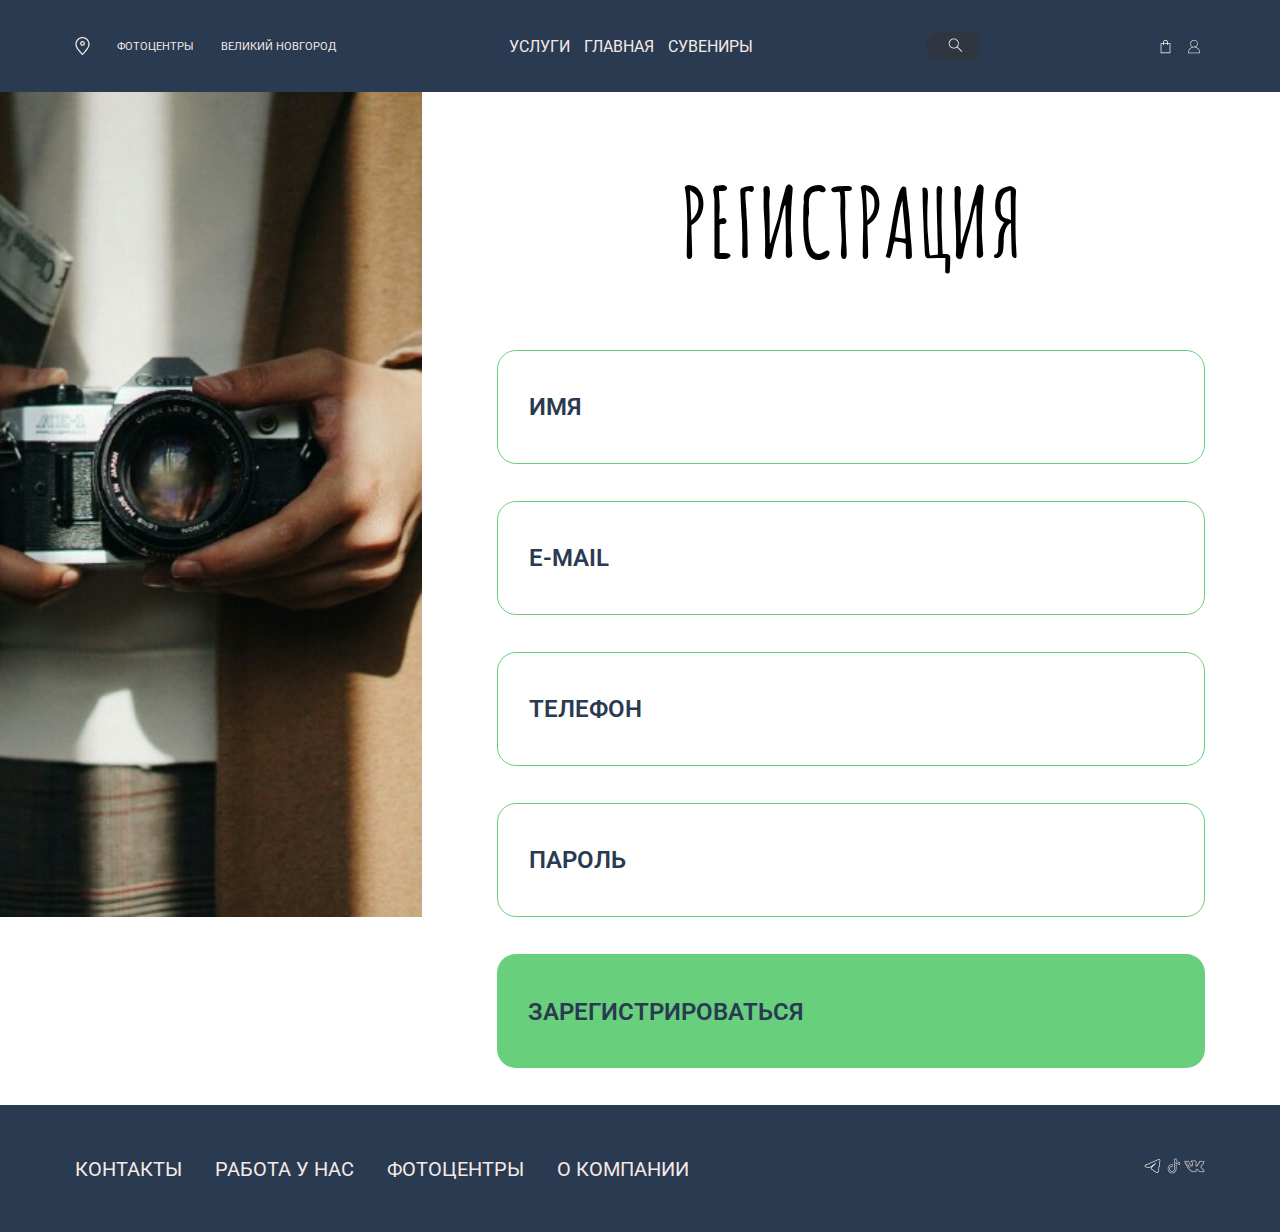
<file: 2avtorizacia.html>
<!DOCTYPE html>
<html lang="en">
<head>
    <meta charset="UTF-8">
    <meta http-equiv="X-UA-Compatible" content="IE=edge">
    <meta name="viewport" content="width=device-width, initial-scale=1.0">
    <title>Фотоцентр авторизация</title>
    <link rel="preconnect" href="https://fonts.googleapis.com">
    <link rel="preconnect" href="https://fonts.gstatic.com" crossorigin>
    <link href="https://fonts.googleapis.com/css2?family=Amatic+SC:wght@400;700&family=Roboto:wght@400;700&display=swap" rel="stylesheet">
    <link rel="stylesheet" href="style.css">
</head>
<body>
    <div class="wrapper">
        <header class="header">
            <div class="conteiner">
                <div class="header__inner">
                    <nav class="menu">
                        <ul class="menu__list">
                            <li class="menu__list-item1">
                                <a href="5mestop.html" class="menu__list-link">
                                    <img src="img/header/geo.png" alt="">
                                </a>
                            </li>
                            <li class="menu__list-item1">
                                <a href="5mestop.html" class="menu__list-link">ФОТОЦЕНТРЫ</a>
                            </li>
                            <li class="menu__list-item1">
                                <a href="5mestop.html" class="menu__list-link">ВЕЛИКИЙ НОВГОРОД</a>
                            </li>
                        </ul>       
                    </nav>
                    <nav class="menu1">
                        <ul class="menu__list1">
                            <li class="menu__list-item2">
                                <a href="8uslugi.php" class="menu__list-link">УСЛУГИ</a>
                            </li>
                            <li class="menu__list-item2">
                                <a href="index.html" class="menu__list-link">ГЛАВНАЯ</a>
                            </li>
                            <li class="menu__list-item2">
                                <a href="7suvenir.php" class="menu__list-link">СУВЕНИРЫ</a>
                            </li>
                        </ul>
                    </nav>
                    <div class="search-box">
                        <form>
                            <input type="text" class="search-txt" required pattern="^[А-яа-я\s]+$" placeholder="Поиск">
                            <button class="search-btn"><img src="img/header/poisk.png" alt="?" ></button>
                        </form>
                    </div>
                    <nav class="menu2">
                        <ul class="menu__list2">
                            <li class="menu__list-item3">
                                <a href="2vhod.html" class="menu__list-link">
                                    <img src="img/header/prof.png" alt="">
                                </a>
                            </li>
                            <li class="menu__list-item3">
                                <a href="9korzina.html" class="menu__list-link">
                                    <img src="img/header/korzina.png" alt="">
                                </a>
                            </li>
                        </ul>
                    </nav>
                </div>
            </div>
        </header>

        <main class="main">
            <section class="contacts">
                <div class="conteiner">
                    <h2 class="section-title contacts__title">РЕГИСТРАЦИЯ</h2>
                    <form action="avtorizacia.php" class="form" method="POST" onsubmit="submitForm(event)">
                        <input type="text" class="form__input" placeholder="ИМЯ" name="nam">
                        <input type="email" class="form__input" placeholder="E-MAIL" name="email">
                        <input type="text" class="form__input" placeholder="ТЕЛЕФОН" name="telefon">
                        <input type="password" class="form__input" placeholder="ПАРОЛЬ" name="pass">
                        <button class="form__btn btn" type="submit">ЗАРЕГИСТРИРОВАТЬСЯ</button>
                    </form>
                </div>
                <img class="contacts__fon" src="img/2.png">
            </section>
        </main>

    <footer class="footer conteiner">
        <div class="footer__nav">
            <nav class="footer__menu">
                <ul class="footer__menu-list">
                        <li class="footer__menu-item">
                            <a href="3o_kompanii.html" class="footer__menu-link">О КОМПАНИИ</a>
                        </li>
                        <li class="footer__menu-item">
                            <a href="5mestop.html" class="footer__menu-link">ФОТОЦЕНТРЫ</a>
                        </li>
                        <li class="footer__menu-item">
                            <a href="#" class="footer__menu-link">РАБОТА У НАС</a>
                        </li>
                        <li class="footer__menu-item">
                            <a href="4n_contact.html" class="footer__menu-link">КОНТАКТЫ</a>
                        </li>
                </ul>
            </nav>
        </div>
        <div class="footer__soc_sety">
            <a href="https://t.me/+vv52UKj-DUM2NTFi"><img src="img/footer/tg.png" alt=""></a>
            <a href="https://www.tiktok.com/@spektr.photocentr?is_from_webapp=1&sender_device=pc"><img src="img/footer/tik.png" alt=""></a>
            <a href="https://vk.com/norfoto"><img src="img/footer/vk.png" alt=""></a>
        </div>
    </footer>
    </div>
    <script>
        function submitForm(event) {
            event.preventDefault(); // Предотвращаем перезагрузку страницы
    
            var form = event.target;
            var formData = new FormData(form);
    
            fetch(form.action, {
                method: form.method,
                body: formData
            })
            .then(response => response.text())
            .then(data => {
                if (data === "Успешная регистрация") {
                    alert(data);
                    window.location.href = "2vhod.html";
                } else {
                    alert(data);
                }
            })
            .catch(error => {
                console.error('Ошибка:', error);
            });
        }
    </script>
</body>
</html>
</file>
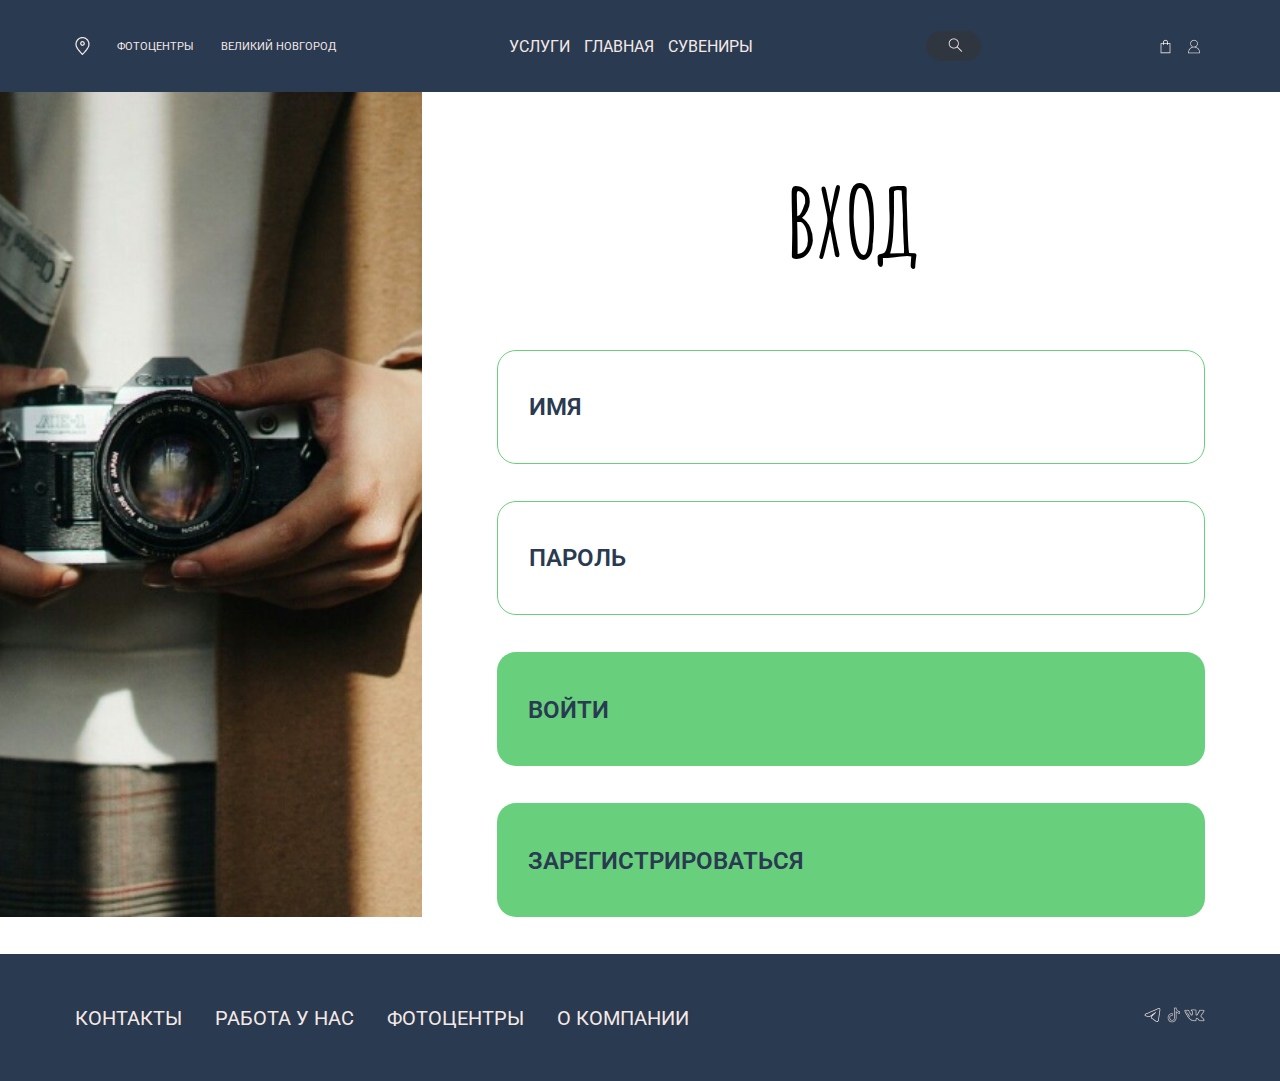
<file: 2vhod.html>
<!DOCTYPE html>
<html lang="en">
<head>
    <meta charset="UTF-8">
    <meta http-equiv="X-UA-Compatible" content="IE=edge">
    <meta name="viewport" content="width=device-width, initial-scale=1.0">
    <title>Фотоцентр авторизация</title>
    <link rel="preconnect" href="https://fonts.googleapis.com">
    <link rel="preconnect" href="https://fonts.gstatic.com" crossorigin>
    <link href="https://fonts.googleapis.com/css2?family=Amatic+SC:wght@400;700&family=Roboto:wght@400;700&display=swap" rel="stylesheet">
    <link rel="stylesheet" href="style.css">
</head>
<body>
    <div class="wrapper">
        <header class="header">
            <div class="conteiner">
                <div class="header__inner">
                    <nav class="menu">
                        <ul class="menu__list">
                            <li class="menu__list-item1">
                                <a href="5mestop.html" class="menu__list-link">
                                    <img src="img/header/geo.png" alt="">
                                </a>
                            </li>
                            <li class="menu__list-item1">
                                <a href="5mestop.html" class="menu__list-link">ФОТОЦЕНТРЫ</a>
                            </li>
                            <li class="menu__list-item1">
                                <a href="5mestop.html" class="menu__list-link">ВЕЛИКИЙ НОВГОРОД</a>
                            </li>
                        </ul>       
                    </nav>
                    <nav class="menu1">
                        <ul class="menu__list1">
                            <li class="menu__list-item2">
                                <a href="8uslugi.php" class="menu__list-link">УСЛУГИ</a>
                            </li>
                            <li class="menu__list-item2">
                                <a href="index.html" class="menu__list-link">ГЛАВНАЯ</a>
                            </li>
                            <li class="menu__list-item2">
                                <a href="7suvenir.php" class="menu__list-link">СУВЕНИРЫ</a>
                            </li>
                        </ul>
                    </nav>
                    <div class="search-box">
                        <form>
                            <input type="text" class="search-txt" required pattern="^[А-яа-я\s]+$" placeholder="Поиск">
                            <button class="search-btn"><img src="img/header/poisk.png" alt="?" ></button>
                        </form>
                    </div>
                    <nav class="menu2">
                        <ul class="menu__list2">
                            <li class="menu__list-item3">
                                <a href="2vhod.html" class="menu__list-link">
                                    <img src="img/header/prof.png" alt="">
                                </a>
                            </li>
                            <li class="menu__list-item3">
                                <a href="9korzina.html" class="menu__list-link">
                                    <img src="img/header/korzina.png" alt="">
                                </a>
                            </li>
                        </ul>
                    </nav>
                </div>
            </div>
        </header>

    <main class="main">
        <section class="contacts">
            <div class="conteiner">
                <h2 class="section-title contacts__title">ВХОД</h2>
                <form action="vhod.php" class="form" method="POST" onsubmit="submitForm(event)">
                    <input type="text" class="form__input" placeholder="ИМЯ" name="nam">
                    <input type="password" class="form__input" placeholder="ПАРОЛЬ" name="pass">
                    <button class="form__btn btn btn" type="submit">ВОЙТИ</button>
                    <a href="2avtorizacia.html" class="form__btn btn">ЗАРЕГИСТРИРОВАТЬСЯ</a>
                </form>
            </div>
            <img class="contacts__fon" src="img/2.png">
        </section>
    </main>

    <footer class="footer conteiner">
        <div class="footer__nav">
            <nav class="footer__menu">
                <ul class="footer__menu-list">
                        <li class="footer__menu-item">
                            <a href="3o_kompanii.html" class="footer__menu-link">О КОМПАНИИ</a>
                        </li>
                        <li class="footer__menu-item">
                            <a href="5mestop.html" class="footer__menu-link">ФОТОЦЕНТРЫ</a>
                        </li>
                        <li class="footer__menu-item">
                            <a href="#" class="footer__menu-link">РАБОТА У НАС</a>
                        </li>
                        <li class="footer__menu-item">
                            <a href="4n_contact.html" class="footer__menu-link">КОНТАКТЫ</a>
                        </li>
                </ul>
            </nav>
        </div>
        <div class="footer__soc_sety">
            <a href="https://t.me/+vv52UKj-DUM2NTFi"><img src="img/footer/tg.png" alt=""></a>
            <a href="https://www.tiktok.com/@spektr.photocentr?is_from_webapp=1&sender_device=pc"><img src="img/footer/tik.png" alt=""></a>
            <a href="https://vk.com/norfoto"><img src="img/footer/vk.png" alt=""></a>
        </div>
    </footer>
    </div>
    <script>
        function submitForm(event) {
        event.preventDefault(); // Предотвращаем перезагрузку страницы

        var form = event.target;
        var formData = new FormData(form);

        fetch(form.action, {
            method: form.method,
            body: formData
        })
        .then(response => response.text())
        .then(data => {
            alert(data); // Выводим сообщение во всплывающем окне браузера

            if (data === "Рады Вас видеть снова! Отчет по ссылке http://a0823979.xsph.ru/otchet.html" || data === 
            "Рады Вас видеть снова! Нет доступных данных для отображения." || data === "Рады Вас видеть снова!") {
                window.location.replace("index.html");
            }
            if (data === "Нет такого пользователя") {
                window.location.replace("2avtorizacia.html");
            }      
        })
        .catch(error => {
            console.error('Ошибка:', error);
        });
}
    </script>
</body>
</html>
</file>
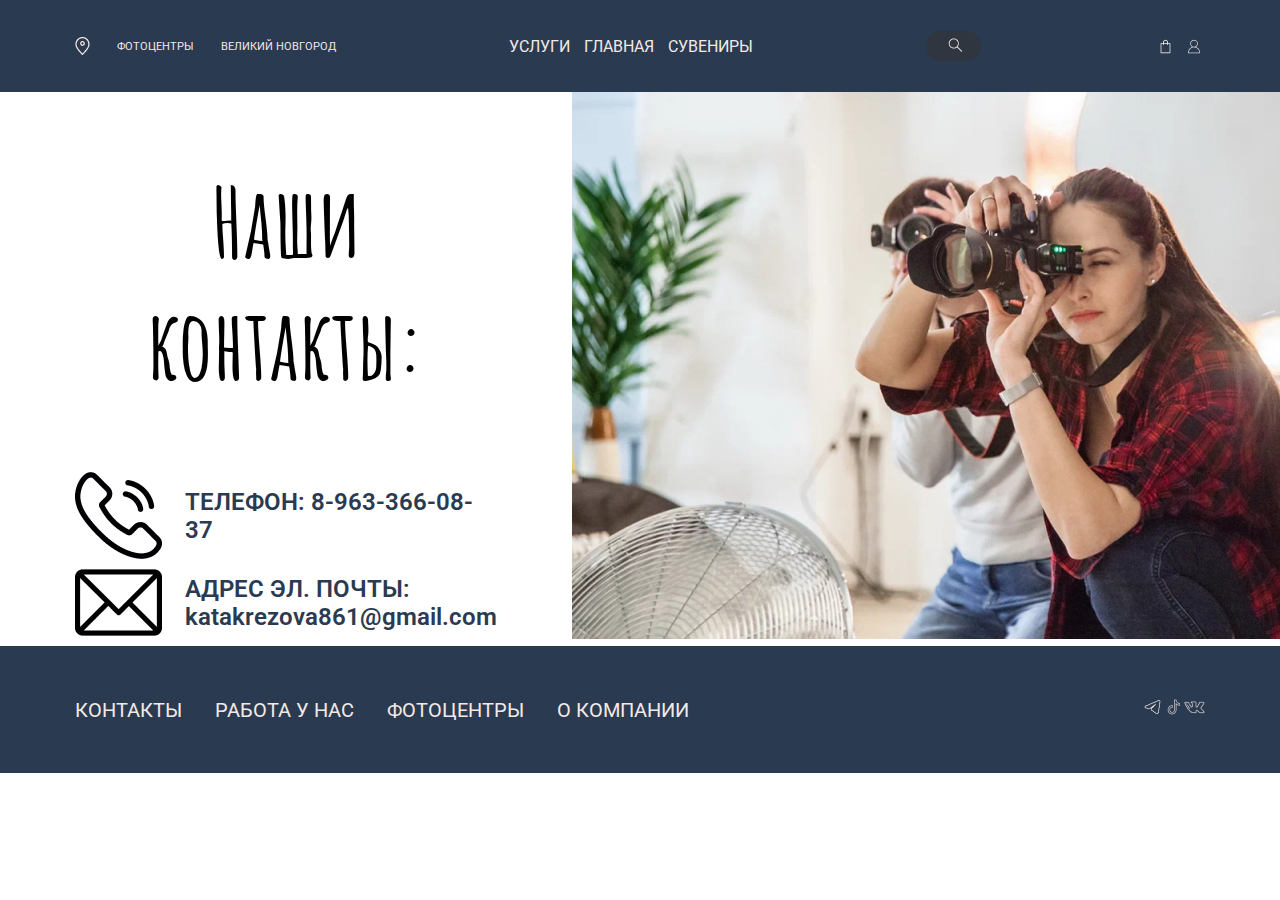
<file: 4n_contact.html>
<!DOCTYPE html>
<html lang="en">
<head>
    <meta charset="UTF-8">
    <meta http-equiv="X-UA-Compatible" content="IE=edge">
    <meta name="viewport" content="width=device-width, initial-scale=1.0">
    <title>Фотоцентр авторизация</title>
    <link rel="preconnect" href="https://fonts.googleapis.com">
    <link rel="preconnect" href="https://fonts.gstatic.com" crossorigin>
    <link href="https://fonts.googleapis.com/css2?family=Amatic+SC:wght@400;700&family=Roboto:wght@400;700&display=swap" rel="stylesheet">
    <link rel="stylesheet" href="style.css">
</head>
<body>
    <div class="wrapper">
        <header class="header">
            <div class="conteiner">
                <div class="header__inner">
                    <nav class="menu">
                        <ul class="menu__list">
                            <li class="menu__list-item1">
                                <a href="5mestop.html" class="menu__list-link">
                                    <img src="img/header/geo.png" alt="">
                                </a>
                            </li>
                            <li class="menu__list-item1">
                                <a href="5mestop.html" class="menu__list-link">ФОТОЦЕНТРЫ</a>
                            </li>
                            <li class="menu__list-item1">
                                <a href="5mestop.html" class="menu__list-link">ВЕЛИКИЙ НОВГОРОД</a>
                            </li>
                        </ul>       
                    </nav>
                    <nav class="menu1">
                        <ul class="menu__list1">
                            <li class="menu__list-item2">
                                <a href="8uslugi.php" class="menu__list-link">УСЛУГИ</a>
                            </li>
                            <li class="menu__list-item2">
                                <a href="index.html" class="menu__list-link">ГЛАВНАЯ</a>
                            </li>
                            <li class="menu__list-item2">
                                <a href="7suvenir.php" class="menu__list-link">СУВЕНИРЫ</a>
                            </li>
                        </ul>
                    </nav>
                    <div class="search-box">
                        <form>
                            <input type="text" class="search-txt" required pattern="^[А-яа-я\s]+$" placeholder="Поиск">
                            <button class="search-btn"><img src="img/header/poisk.png" alt="?" ></button>
                        </form>
                    </div>
                    <nav class="menu2">
                        <ul class="menu__list2">
                            <li class="menu__list-item3">
                                <a href="2vhod.html" class="menu__list-link">
                                    <img src="img/header/prof.png" alt="">
                                </a>
                            </li>
                            <li class="menu__list-item3">
                                <a href="9korzina.html" class="menu__list-link">
                                    <img src="img/header/korzina.png" alt="">
                                </a>
                            </li>
                        </ul>
                    </nav>
                </div>
            </div>
        </header>

    <main class="main n_contact_f">
        <section class="contacts n_contact">
            <div class="conteiner">
                <h2 class="section-title contacts__title">Наши контакты:</h2>
                <div class="mesto__opisanie">
                    <div class="mesto__blog">
                        <img class="mesto__img" src="img/4telef.png">
                        <p class="mesto__text">ТЕЛЕФОН: 8-963-366-08-37</p>
                    </div>
                    <div class="mesto__blog">
                        <img class="mesto__img" src="img/4pismo.png">
                        <p class="mesto__text">АДРЕС ЭЛ. ПОЧТЫ: katakrezova861@gmail.com</p>
                    </div>
                </div>
            </div>
            <img class="n_contact__fon" src="img/4.png">
        </section>
    </main>

    <footer class="footer conteiner">
        <div class="footer__nav">
            <nav class="footer__menu">
                <ul class="footer__menu-list">
                        <li class="footer__menu-item">
                            <a href="3o_kompanii.html" class="footer__menu-link">О КОМПАНИИ</a>
                        </li>
                        <li class="footer__menu-item">
                            <a href="5mestop.html" class="footer__menu-link">ФОТОЦЕНТРЫ</a>
                        </li>
                        <li class="footer__menu-item">
                            <a href="#" class="footer__menu-link">РАБОТА У НАС</a>
                        </li>
                        <li class="footer__menu-item">
                            <a href="4n_contact.html" class="footer__menu-link">КОНТАКТЫ</a>
                        </li>
                </ul>
            </nav>
        </div>
        <div class="footer__soc_sety">
            <a href="https://t.me/+vv52UKj-DUM2NTFi"><img src="img/footer/tg.png" alt=""></a>
            <a href="https://www.tiktok.com/@spektr.photocentr?is_from_webapp=1&sender_device=pc"><img src="img/footer/tik.png" alt=""></a>
            <a href="https://vk.com/norfoto"><img src="img/footer/vk.png" alt=""></a>
        </div>
    </footer>
    </div>
</body>
</html>
</file>
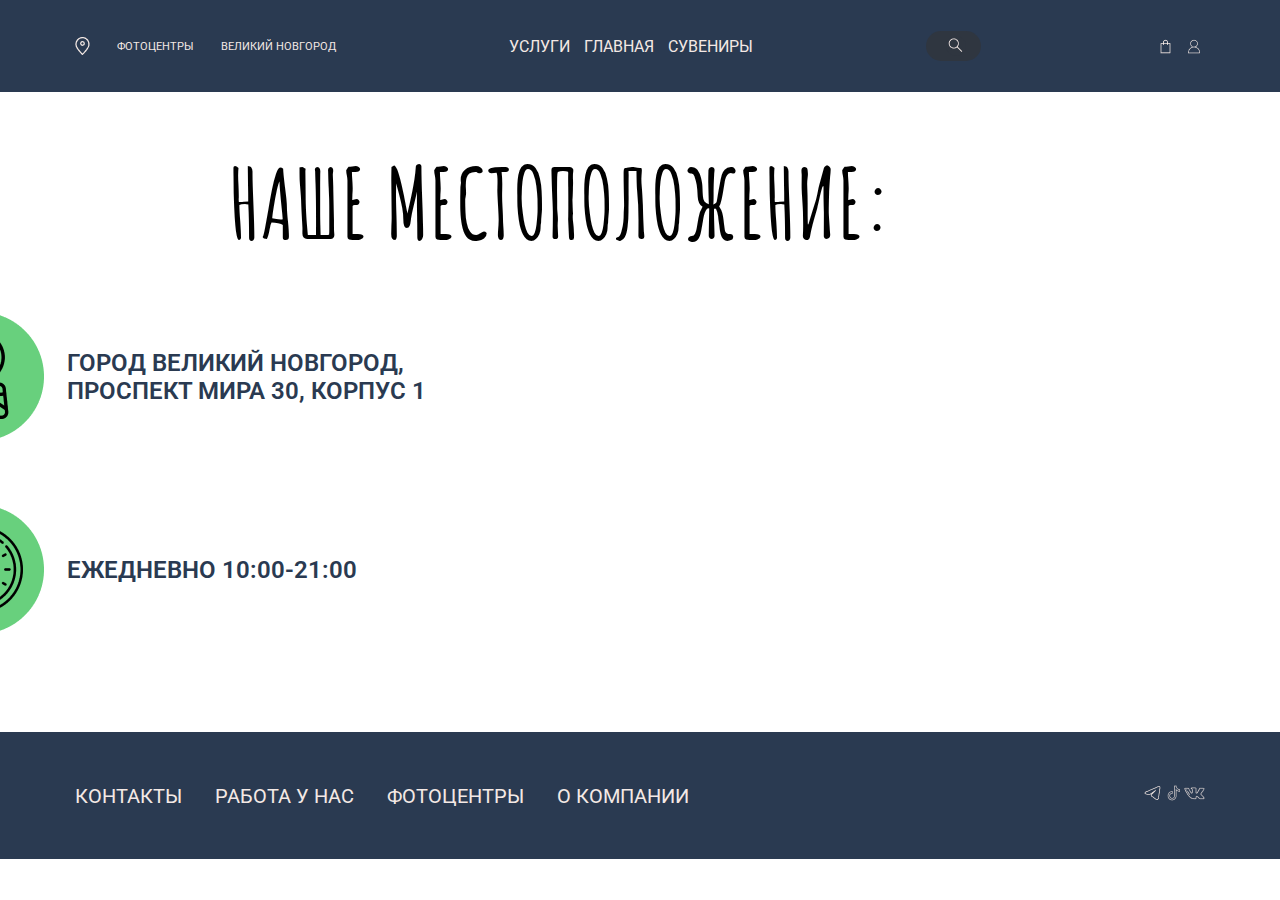
<file: 5mestop.html>
<!DOCTYPE html>
<html lang="en">
<head>
    <meta charset="UTF-8">
    <meta http-equiv="X-UA-Compatible" content="IE=edge">
    <meta name="viewport" content="width=device-width, initial-scale=1.0">
    <title>Фотоцентр авторизация</title>
    <link rel="preconnect" href="https://fonts.googleapis.com">
    <link rel="preconnect" href="https://fonts.gstatic.com" crossorigin>
    <link href="https://fonts.googleapis.com/css2?family=Amatic+SC:wght@400;700&family=Roboto:wght@400;700&display=swap" rel="stylesheet">
    <link rel="stylesheet" href="style.css">
</head>
<body>
    <div class="wrapper">
        <header class="header">
            <div class="conteiner">
                <div class="header__inner">
                    <nav class="menu">
                        <ul class="menu__list">
                            <li class="menu__list-item1">
                                <a href="5mestop.html" class="menu__list-link">
                                    <img src="img/header/geo.png" alt="">
                                </a>
                            </li>
                            <li class="menu__list-item1">
                                <a href="5mestop.html" class="menu__list-link">ФОТОЦЕНТРЫ</a>
                            </li>
                            <li class="menu__list-item1">
                                <a href="5mestop.html" class="menu__list-link">ВЕЛИКИЙ НОВГОРОД</a>
                            </li>
                        </ul>       
                    </nav>
                    <nav class="menu1">
                        <ul class="menu__list1">
                            <li class="menu__list-item2">
                                <a href="8uslugi.php" class="menu__list-link">УСЛУГИ</a>
                            </li>
                            <li class="menu__list-item2">
                                <a href="index.html" class="menu__list-link">ГЛАВНАЯ</a>
                            </li>
                            <li class="menu__list-item2">
                                <a href="7suvenir.php" class="menu__list-link">СУВЕНИРЫ</a>
                            </li>
                        </ul>
                    </nav>
                    <div class="search-box">
                        <form>
                            <input type="text" class="search-txt" required pattern="^[А-яа-я\s]+$" placeholder="Поиск">
                            <button class="search-btn"><img src="img/header/poisk.png" alt="?" ></button>
                        </form>
                    </div>
                    <nav class="menu2">
                        <ul class="menu__list2">
                            <li class="menu__list-item3">
                                <a href="2vhod.html" class="menu__list-link">
                                    <img src="img/header/prof.png" alt="">
                                </a>
                            </li>
                            <li class="menu__list-item3">
                                <a href="9korzina.html" class="menu__list-link">
                                    <img src="img/header/korzina.png" alt="">
                                </a>
                            </li>
                        </ul>
                    </nav>
                </div>
            </div>
        </header>

    <main class="main">
        <section class="contacts">
            <div class="conteiner">
                <h2 class="section-title tovar__title">НАШЕ МЕСТОПОЛОЖЕНИЕ:</h2>
                <div class="mesto">
                    <iframe class="footer__karta" src="https://www.google.com/maps/embed?pb=!1m14..." width="55%" height="45%" frameborder="0" style="border:0;" allowfullscreen="" aria-hidden="false" tabindex="0"></iframe>
                    <div class="mesto__opisanie">
                        <div class="mesto__blog">
                            <img class="mesto__img" src="img/5karta.png">
                            <p class="mesto__text">ГОРОД ВЕЛИКИЙ НОВГОРОД, ПРОСПЕКТ МИРА 30, КОРПУС 1</p>
                        </div>
                        <div class="mesto__blog">
                            <img class="mesto__img" src="img/5chas.png">
                            <p class="mesto__text">ЕЖЕДНЕВНО 10:00-21:00</p>
                        </div>
                    </div>
                </div>
            </div>
        </section>
    </main>

    <footer class="footer conteiner">
        <div class="footer__nav">
            <nav class="footer__menu">
                <ul class="footer__menu-list">
                        <li class="footer__menu-item">
                            <a href="3o_kompanii.html" class="footer__menu-link">О КОМПАНИИ</a>
                        </li>
                        <li class="footer__menu-item">
                            <a href="5mestop.html" class="footer__menu-link">ФОТОЦЕНТРЫ</a>
                        </li>
                        <li class="footer__menu-item">
                            <a href="#" class="footer__menu-link">РАБОТА У НАС</a>
                        </li>
                        <li class="footer__menu-item">
                            <a href="4n_contact.html" class="footer__menu-link">КОНТАКТЫ</a>
                        </li>
                </ul>
            </nav>
        </div>
        <div class="footer__soc_sety">
            <a href="https://t.me/+vv52UKj-DUM2NTFi"><img src="img/footer/tg.png" alt=""></a>
            <a href="https://www.tiktok.com/@spektr.photocentr?is_from_webapp=1&sender_device=pc"><img src="img/footer/tik.png" alt=""></a>
            <a href="https://vk.com/norfoto"><img src="img/footer/vk.png" alt=""></a>
        </div>
    </footer>
    </div>
</body>
</html>
</file>
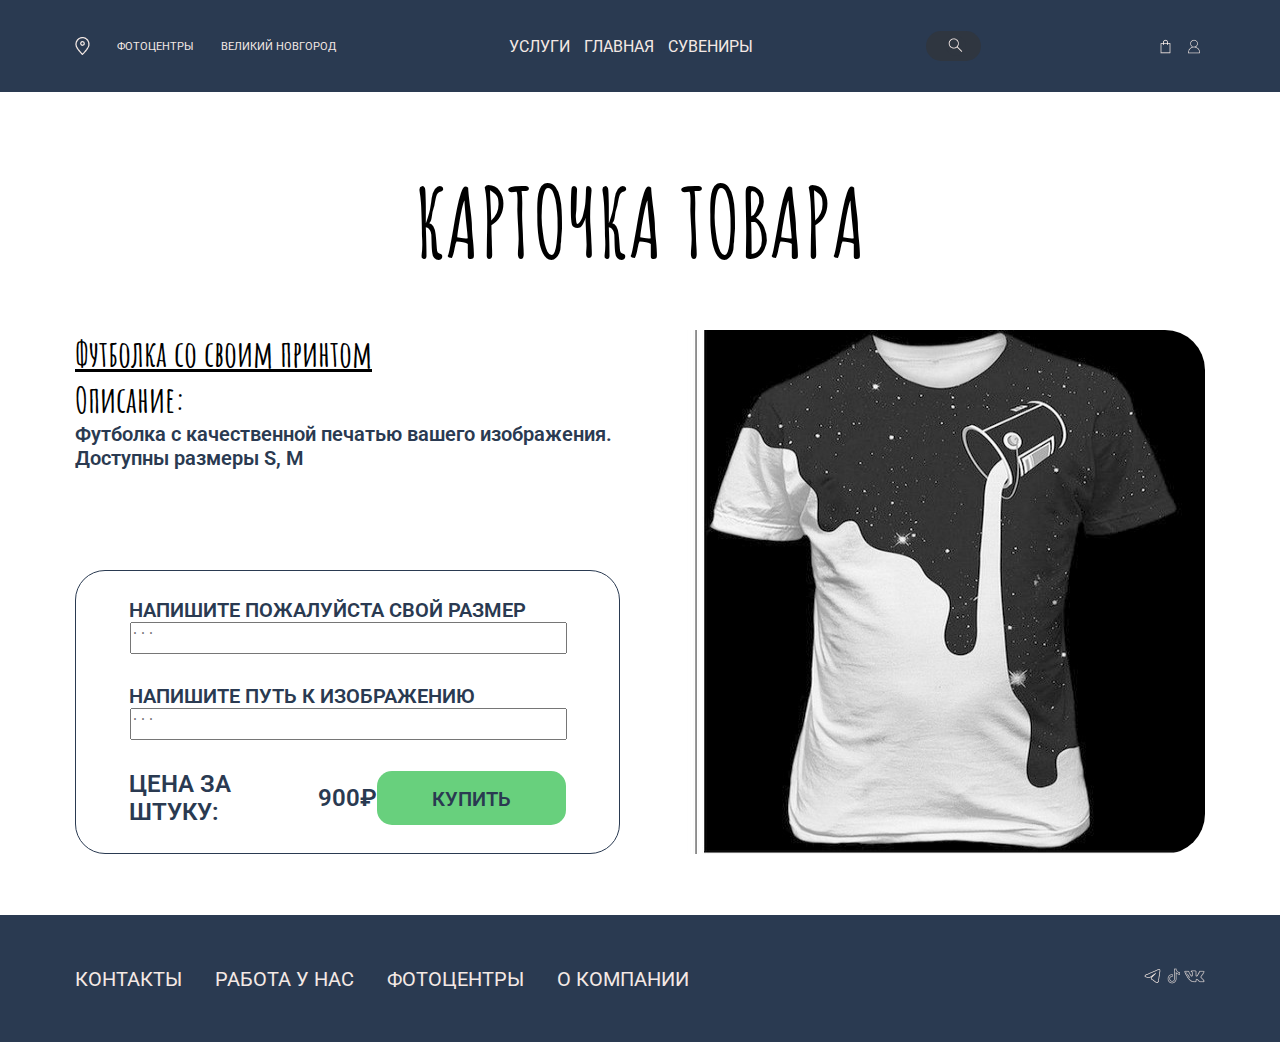
<file: 6kartochka.html>
<!DOCTYPE html>
<html lang="en">
<head>
    <meta charset="UTF-8">
    <meta http-equiv="X-UA-Compatible" content="IE=edge">
    <meta name="viewport" content="width=device-width, initial-scale=1.0">
    <title>Фотоцентр авторизация</title>
    <link rel="preconnect" href="https://fonts.googleapis.com">
    <link rel="preconnect" href="https://fonts.gstatic.com" crossorigin>
    <link href="https://fonts.googleapis.com/css2?family=Amatic+SC:wght@400;700&family=Roboto:wght@400;700&display=swap" rel="stylesheet">
    <link rel="stylesheet" href="style.css">
</head>
<body>
    <div class="wrapper">
        <header class="header">
            <div class="conteiner">
                <div class="header__inner">
                    <nav class="menu">
                        <ul class="menu__list">
                            <li class="menu__list-item1">
                                <a href="5mestop.html" class="menu__list-link">
                                    <img src="img/header/geo.png" alt="">
                                </a>
                            </li>
                            <li class="menu__list-item1">
                                <a href="5mestop.html" class="menu__list-link">ФОТОЦЕНТРЫ</a>
                            </li>
                            <li class="menu__list-item1">
                                <a href="5mestop.html" class="menu__list-link">ВЕЛИКИЙ НОВГОРОД</a>
                            </li>
                        </ul>       
                    </nav>
                    <nav class="menu1">
                        <ul class="menu__list1">
                            <li class="menu__list-item2">
                                <a href="8uslugi.php" class="menu__list-link">УСЛУГИ</a>
                            </li>
                            <li class="menu__list-item2">
                                <a href="index.html" class="menu__list-link">ГЛАВНАЯ</a>
                            </li>
                            <li class="menu__list-item2">
                                <a href="7suvenir.php" class="menu__list-link">СУВЕНИРЫ</a>
                            </li>
                        </ul>
                    </nav>
                    <div class="search-box">
                        <form>
                            <input type="text" class="search-txt" required pattern="^[А-яа-я\s]+$" placeholder="Поиск">
                            <button class="search-btn"><img src="img/header/poisk.png" alt="?" ></button>
                        </form>
                    </div>
                    <nav class="menu2">
                        <ul class="menu__list2">
                            <li class="menu__list-item3">
                                <a href="2vhod.html" class="menu__list-link">
                                    <img src="img/header/prof.png" alt="">
                                </a>
                            </li>
                            <li class="menu__list-item3">
                                <a href="9korzina.html" class="menu__list-link">
                                    <img src="img/header/korzina.png" alt="">
                                </a>
                            </li>
                        </ul>
                    </nav>
                </div>
            </div>
        </header>

    <main class="main">
        <section class="kartochka">
            <div class="conteiner">
                <h2 class="section-title kartochka__title">КАРТОЧКА ТОВАРА</h2>
                <div class="kartochka__k">
                    <img class="image__img kartochka__img" src="img/suv/1.png" alt="">
                    <div class="v">
                        <div class="kartochka__form">
                            <h3 class="kartochka__name"><u>Футболка со своим принтом</u></h3>
                            <h3 class="kartochka__name">Описание:</h3>
                            <p class="kartochka__opisanie">Футболка с качественной печатью вашего изображения. Доступны размеры S, M</p>
                        </div>
                        <from class="kartochka__formotpr">
                            <p class="kartochka__opisanie">НАПИШИТЕ ПОЖАЛУЙСТА СВОЙ РАЗМЕР</p>
                            <textarea class="form__textarea" placeholder="..." name="opisanie"></textarea>    
                            <p class="kartochka__opisanie">НАПИШИТЕ ПУТЬ К ИЗОБРАЖЕНИЮ</p>
                            <textarea class="form__textarea" placeholder="..." name="opisanie"></textarea>    
                            <div class="kartochka__itog">
                                <p>ЦЕНА ЗА ШТУКУ:</p>
                                <div class="cena">
                                    <p>900</p>
                                    <p>₽</p>
                                </div>                            
                                <button class="korzina__btn" type="submit">КУПИТЬ</button>
                            </div> 
                        </from>
                    </div>
                </div>                
            </div>
        </section>
    </main>

    <footer class="footer conteiner">
        <div class="footer__nav">
            <nav class="footer__menu">
                <ul class="footer__menu-list">
                        <li class="footer__menu-item">
                            <a href="3o_kompanii.html" class="footer__menu-link">О КОМПАНИИ</a>
                        </li>
                        <li class="footer__menu-item">
                            <a href="5mestop.html" class="footer__menu-link">ФОТОЦЕНТРЫ</a>
                        </li>
                        <li class="footer__menu-item">
                            <a href="#" class="footer__menu-link">РАБОТА У НАС</a>
                        </li>
                        <li class="footer__menu-item">
                            <a href="4n_contact.html" class="footer__menu-link">КОНТАКТЫ</a>
                        </li>
                </ul>
            </nav>
        </div>
        <div class="footer__soc_sety">
            <a href="https://t.me/+vv52UKj-DUM2NTFi"><img src="img/footer/tg.png" alt=""></a>
            <a href="https://www.tiktok.com/@spektr.photocentr?is_from_webapp=1&sender_device=pc"><img src="img/footer/tik.png" alt=""></a>
            <a href="https://vk.com/norfoto"><img src="img/footer/vk.png" alt=""></a>
        </div>
    </footer>
    </div>
</body>
</html>
</file>
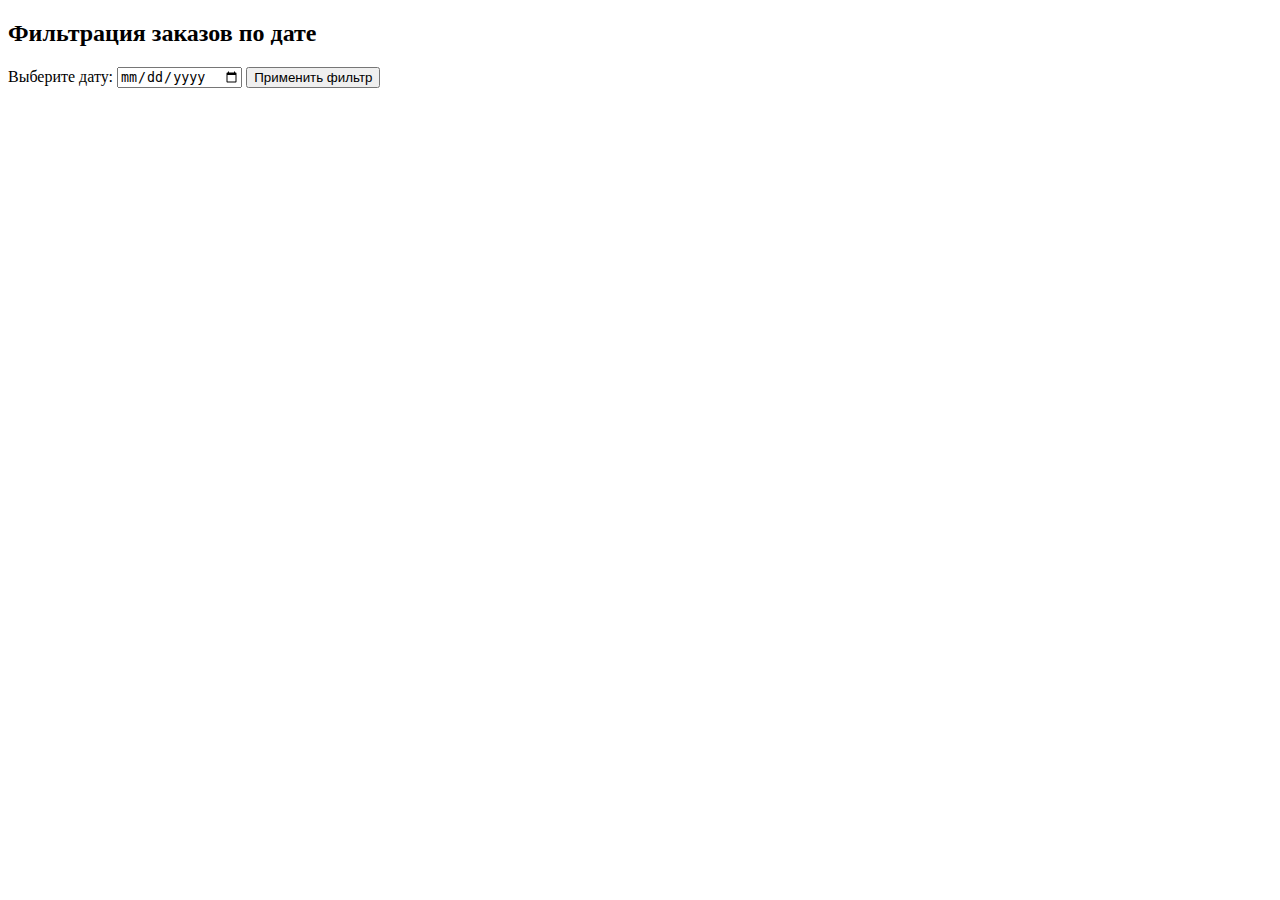
<file: otchet.html>
<!DOCTYPE html>
<html lang="en">
<head>
    <meta charset="UTF-8">
    <meta http-equiv="X-UA-Compatible" content="IE=edge">
    <meta name="viewport" content="width=device-width, initial-scale=1.0">
    <title>Заказы</title>
</head>
<body>
    <h2>Фильтрация заказов по дате</h2> 
    <form method="POST" action="otchet.php"> 
        <label for="filterDate">Выберите дату:</label> 
        <input type="date" id="filterDate" name="filterDate"> 
        <input type="submit" value="Применить фильтр"> 
    </form> 
</body>
</html>
</file>
<file: style.css>
html{
    box-sizing: border-box;
}

*,*::after, *::before{
    box-sizing: inherit;
    margin: 0;
    padding: 0;
}

body{
    /* background: #2A3A51; */
    background: #fff;
    font-size: 20px;
    font-weight: 400;
    font-family: 'Roboto', sans-serif;
    height: 100%;
}

html, body{
    height: 100%;
}

footer{
    background: #2A3A51;
}

header{
    background: #2A3A51;
}

li {
    list-style-type: none;
}

a{
    text-decoration: none;
    color: inherit;
}

/*ГЛАВНАЯ, шапка, подвал*/

.wrapper{
    min-height: 100%;
    display: flex;
    flex-direction: column;
}

.con{
    background: url(img/fon.png);
}

/*поиск*/
.search-box{
    display: flex;
    background-color: #2F3640;
    height: 20px;
    border-radius: 20px;
    justify-content: flex-end;
    padding: 15px;
    align-items: center;
}

.search-btn{
    /* display: flex;
    justify-content: center;
    align-items: center; */
    color: #2A3A51;
    width: 20px;
    height: 20px;
    border-radius: 50%;
    background-color: #2f3640;
    text-decoration: none;
    border: none;
}

.search-txt{
    border: none;
    outline: none;
    background: none;
    padding: 0;
    color: #fff;
    font-size: 8px;
    transition: 4s;
    line-height: 20px;
    width: 0;
}

.search-box:hover .search-txt{
    width: 120px;
    padding: 0 6px;
}

.search-box:hover .search-btn{
    background-color: #2f3640;
}

.conteiner{
    padding: 0 75px;
}

.header__inner{
    display: flex;
    flex-wrap: nowrap;
    justify-content: space-between;
    height: 92px;
    align-items: center;
}

.menu__list{
    display: flex;
    flex-direction: row;
    gap: 27px;
}

.menu__list1{
    display: flex;
    justify-content: center;
    gap: 14px;
}

.menu__list2{
    display: flex;
    flex-direction: row-reverse;
    gap: 0.5px;
}

.menu__list-link{
    color: #F4E9E5;
    display: flex;
    align-items: center;
    text-transform: uppercase;
}

.menu__list-item1{
    display: flex;
    align-items: center;
    font-size: 11px;
}

.menu__list-item2{
    font-size: 16px;
}

.footer__conteiner1{
    padding: 1585px 0 57px;
    color: #2A3A51;
    max-height: 504px;
    display: flex;
    justify-content: space-between;
    max-width: 1310px;
    margin: 0 auto;
    padding: 0 10px;
    align-items: center;
}

.footer__soc_sety1{
    padding-top: 58px;
}

.footer__menu-list1{
    color: #F4E9E5;
    display: flex;
    flex-direction: column;
    gap:33px;
}

.footer__nav{
    flex-direction: column;
}

.footer__vertical{
    border-left: 3px solid #F4E9E5;
    height: 412px;
}

.footer__karta{
    height: 322px;
    max-height: 322px;
    max-width: 657px;
}

.main{
    flex-grow: 1 1 auto;
}

.title{
    text-align: center;
    padding: 61px 0 397px 0;
    font-family: 'Amatic SC', cursive;
    color: #F4E9E5;
    font-size: 96px;
    font-weight: 700;
    position: relative;
}

.top__link{
    background-color: #68D07D;
    color: #2A3A51;
    padding: 32px;
    max-width: 270px;
    width: 100%;
    display: inline-block;
    text-transform: uppercase;
    border-radius: 15px;
    font-size: 20px;
    font-weight: 700;
    text-align: center;
}

.main__btn{
    display: flex;
    flex-direction: row-reverse;
}

.main__conteiner{
    display: flex;
    justify-content: space-between;
    flex-direction: column;
}

.main__text{
    font-family: 'Amatic SC', cursive;
    color: #F4E9E5;
    font-weight: 700;
    font-size: 36px;
    line-height: 55px;
    display: flex;
    flex-direction: column;
}

.text_1{
    display: flex;
    align-items: center;
    flex-direction: row-reverse;
    padding: 338px 0 44px 0;
}

.text_2{
    display: flex;
    align-items: center;
    flex-direction: row;
    padding-bottom: 277px;
    font-size: 64px;
}

.text_3{
    display: flex;
    align-items: center;
    flex-direction: row-reverse;
    padding-bottom: 249px;
    font-size: 64px;
}

.text_4{
    display: flex;
    align-items: center;
    flex-direction: row;
    padding-bottom: 34px;
}

/*АВТОРИЗАЦИЯ*/

.contacts{
    background-color: #fff;
    display: flex;
    justify-content: space-between;
    flex-direction: row-reverse;
}

.section-title{
    text-align: center;
    font-family: 'Amatic SC', cursive;
    color: #000;
    font-size: 96px;
    font-weight: 700;
    position: relative;
    padding: 68px 0px 68px;
}

.form{
    max-width: 716px;
    margin: 0 auto;
    display: flex;
    justify-content: space-between;
    flex-wrap: wrap;
    flex-direction: column;
    /* padding-bottom: 81px; */
    
}

.form__input{
    padding: 44px 31px;
    height: 114px;
    display: inline-block;
    border: 1px solid #68D07D;
    margin-bottom: 37px;
    border-radius: 19px;
    font-size: 24px;
    font-weight: 600;
    font-family: 'Roboto', normal;
    color: #2A3A51;
}

.form__input::placeholder{
    font-size: 24px;
    font-weight: 600;
    font-family: 'Roboto', normal;
    color: #2A3A51;
}

.form__btn{
    padding: 44px 602px 44px 31px;
    height: 114px;
    display: inline-block;
    background: #68D07D;
    border: none;
    border-radius: 19px;
    font-size: 24px;
    font-weight: 600;
    font-family: 'Roboto', normal;
    color: #2A3A51;
}

.btn{
    padding: 44px 402px 44px 31px;
    margin-bottom: 37px;
    text-align: left;
}

.contacts__fon{
    max-width: 543px;
    max-height: 1062px;
    width: 100%;
    height: 100%;
}

.footer{
    color: #F4E9E5;
    max-height: 504px;
    position: relative;
}

.footer{
    color: #F4E9E5;
    max-width: 1440px;
    height: 127px;
    position: relative;
    display: flex;
    justify-content: space-between;
}

.footer__soc_sety{
    display: flex;
    align-items: center;
}

.footer__menu-list{
    display: flex;
    flex-direction: column;
    gap:33px;
    justify-content: space-between;
    flex-direction: row-reverse;
}

.footer__nav{
    display: flex;
    justify-content: center;
}

/*КАРТОЧКА ТОВАРА*/

.form__textarea{
    resize: none;
}

.kartochka{
    background: #fff;
}

.kartochka__img{
    max-width: 585px;
    max-height: 585px;
    width: 100%;
    padding-left: 66px;
}

.kartochka__name{
    font-family: 'Amatic SC', cursive;
    color: #000;
    font-weight: 700;
    font-size: 36px;
}

.kartochka__formotpr{
    border: 1px solid #2A3A51;
    border-radius: 30px;
    max-height: 408px;
    display: flex;
    flex-direction: column;
    padding: 27px 53px;
}

.kartochka__k{
    display: flex;
    flex-direction: row-reverse;
    padding-bottom: 61px;
    max-height: 585px;
}

.kartochka__opisanie{
    word-wrap: break-word;
    font-size: 20px;
    font-weight: 600;
    font-family: 'Roboto', normal;
    color: #2A3A51;
}

.kartochka__itog{
    font-size: 24px;
    font-weight: 600;
    font-family: 'Roboto', normal;
    color: #2A3A51;
    display: flex;
    justify-content: space-between;
    align-items: center;
}

.form__textarea{
    width: 100%;
    margin-bottom: 30px;
    margin-left: 1px;
}

.kartochka__title{
    padding-bottom: 48px;
}

.v{
    display: flex;
    flex-direction: column;
    justify-content: space-between;
}

/* сувениры */

.tovar__title{
    padding: 49px 0px 49px;
    width: 1290px;
}

.conteiner__item{
    display: flex;
    flex-wrap: wrap;
    justify-content: space-around;
}

.item{
    display: flex;
    flex-direction: column;
    align-items: center;
    padding-bottom: 75px;
}

.text{
    display: flex;   
}

.tovar__btn{
    padding: 16px 53px;
    height: 54px;
    width: 196px;
    display: inline-block;
    background: #68D07D;
    border: none;
    border-radius: 15px;
    font-size: 20px;
    font-weight: 600;
    font-family: 'Roboto', normal;
    color: #2A3A51;
}

.image{
    width: 100%;
    height: auto;
}

.image__img{
    border-radius: 40px;
}

.tovat__text{
    font-size: 16px;
    font-weight: 600;
    font-family: 'Roboto', normal;
    color: #000;
}

.text{
    font-size: 11px;
    font-weight: 300;
    font-family: 'Roboto', normal;
    color: #000;
    line-height: 18px;
}

/* Ваша корзина */

.korzina__btn{
    padding: 16px 30px;
    height: 54px;
    width: 196px;
    display: inline-block;
    background: #68D07D;
    border: none;
    border-radius: 15px;
    font-size: 20px;
    font-weight: 600;
    font-family: 'Roboto', normal;
    color: #2A3A51;
}

.korzina__itog{
    border: 1px solid #2A3A51;
    border-radius: 30px;
    width: 50%;
    min-height: 159px;
    display: flex;
    font-size: 24px;
    font-weight: 600;
    font-family: 'Roboto', normal;
    color: #2A3A51;
    justify-content: space-evenly;
    align-items: center;
    margin-bottom: 75px;
}

.cena{
    display: flex;
}

/* Местоположение */

.mesto__opisanie{
    display: flex;
    flex-wrap: nowrap;
    justify-content: space-between;
    flex-direction: column;
    max-width: 515px;
    width: 100%;
}

.mesto__text{
    word-wrap: break-word;
    font-size: 24px;
    font-weight: 600;
    font-family: 'Roboto', normal;
    color: #2A3A51;
    display: flex;
    align-items: center;
    max-width: 363px;
}

.mesto{
    display: flex;
    flex-direction: row-reverse;
    justify-content: space-between;
    padding-bottom: 98px;
}

.mesto__img{
    max-width: 129px;
    max-height: 129PX;
    margin-right: 23px;
}

.mesto__blog{
    display: flex;
    align-items: center;
    flex-wrap: nowrap;
}

/* Наши контакты */

.n_contact__fon{
    max-width: 719px;
    max-height: 547px;
    width: 100%;
    height: 100%;
}

.n_contact{
    display: flex;
    justify-content: space-between;
    flex-direction: row;
    background: white;
}

.n_contact_f{
    background: #2A3A51;
    border: none;
}
</file>
